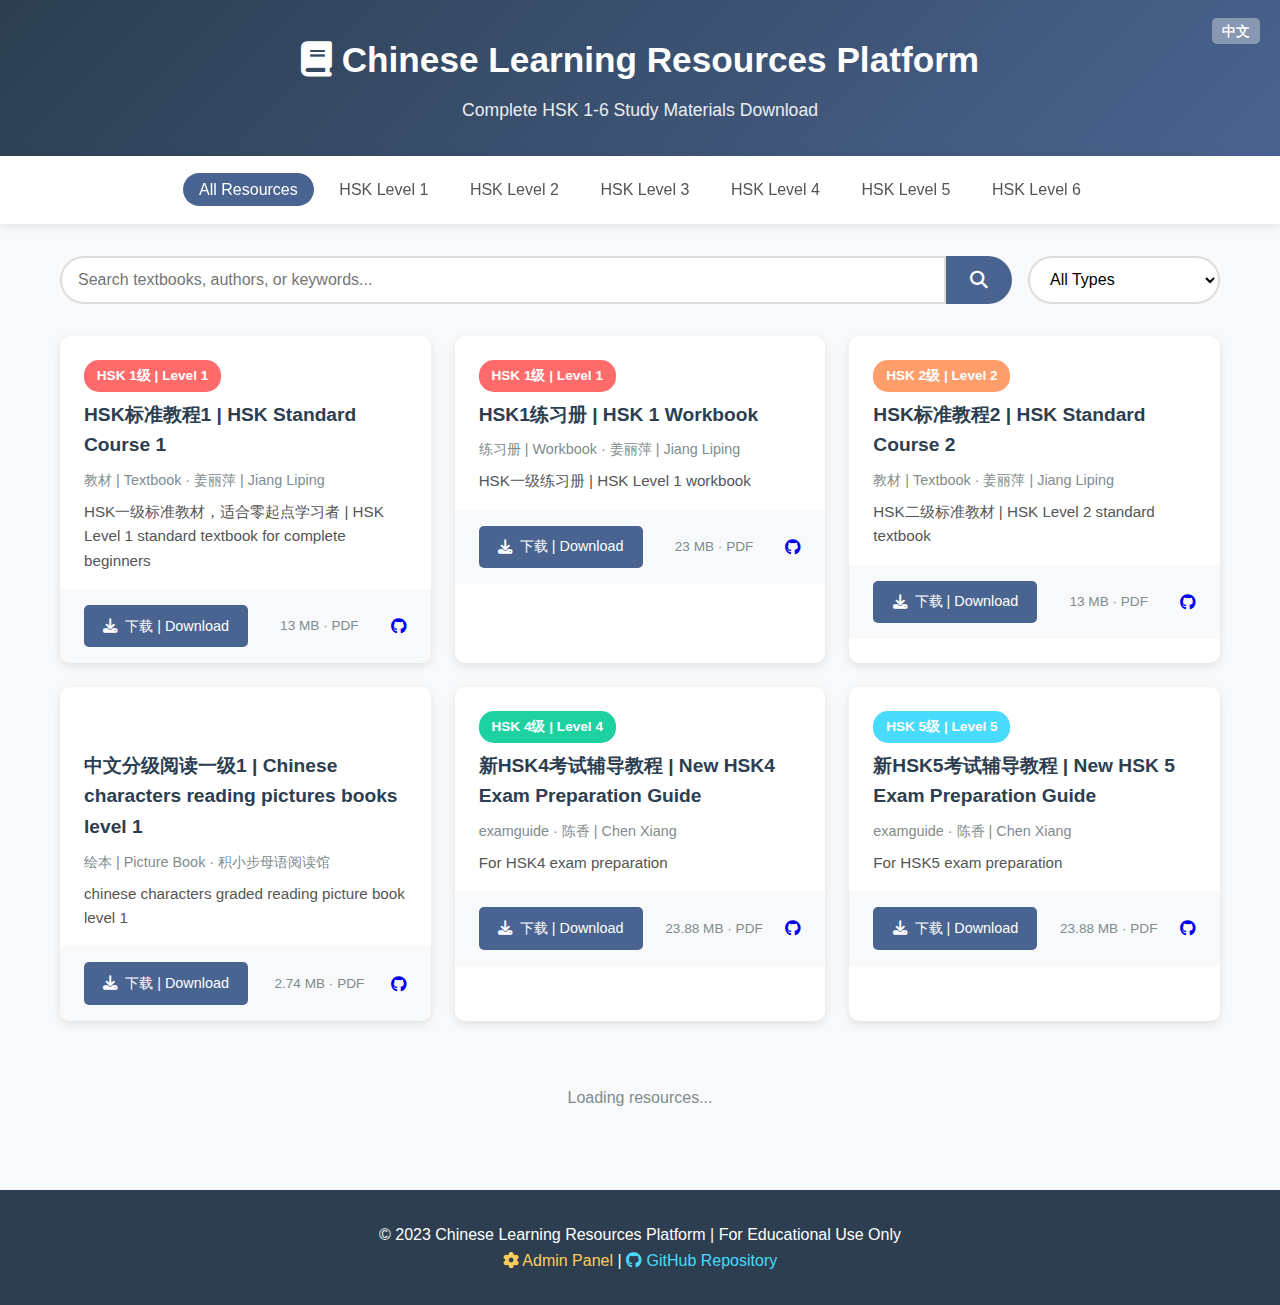
<file: index.html>
<div class="language-switch">
    <a href="index-zh.html" class="zh-link">中文</a>
</div>
<!DOCTYPE html>
<html lang="en">
<head>
    <meta charset="UTF-8">
    <meta name="viewport" content="width=device-width, initial-scale=1.0">
    <title>Chinese Learning Resources - HSK 1-6 Materials</title>
    <link rel="stylesheet" href="style.css">
    <link rel="stylesheet" href="https://cdnjs.cloudflare.com/ajax/libs/font-awesome/6.4.0/css/all.min.css">
    <style>
        /* 添加一些额外的英文样式 */
        .language-switch {
            position: absolute;
            top: 20px;
            right: 20px;
        }
        .language-switch a {
            color: white;
            text-decoration: none;
            background: rgba(255,255,255,0.2);
            padding: 5px 10px;
            border-radius: 5px;
            font-size: 0.9rem;
        }
        .language-switch a:hover {
            background: rgba(255,255,255,0.3);
        }
    </style>
</head>
<body>
    <header>
        <div class="container">
            <div class="language-switch">
                <a href="index-zh.html">中文</a>
            </div>
            <h1><i class="fas fa-book"></i> Chinese Learning Resources Platform</h1>
            <p>Complete HSK 1-6 Study Materials Download</p>
        </div>
    </header>

    <nav>
        <div class="container">
            <ul>
                <li><a href="#" class="active" data-level="all">All Resources</a></li>
                <li><a href="#" data-level="hsk1">HSK Level 1</a></li>
                <li><a href="#" data-level="hsk2">HSK Level 2</a></li>
                <li><a href="#" data-level="hsk3">HSK Level 3</a></li>
                <li><a href="#" data-level="hsk4">HSK Level 4</a></li>
                <li><a href="#" data-level="hsk5">HSK Level 5</a></li>
                <li><a href="#" data-level="hsk6">HSK Level 6</a></li>
            </ul>
        </div>
    </nav>

    <main class="container">
        <section class="search-section">
            <div class="search-box">
                <input type="text" id="searchInput" placeholder="Search textbooks, authors, or keywords...">
                <button id="searchBtn"><i class="fas fa-search"></i></button>
            </div>
            <div class="filter-options">
                <select id="typeFilter">
                    <option value="all">All Types</option>
                    <option value="textbook">Textbook</option>
                    <option value="workbook">Workbook</option>
                    <option value="audio">Audio</option>
                    <option value="video">Video</option>
                    <option value="exam">Practice Tests</option>
                </select>
            </div>
        </section>

        <section class="resources-section">
            <div class="resources-grid" id="resourcesGrid">
                <!-- Resources will be loaded by JavaScript -->
            </div>
            <div class="loading" id="loading">Loading resources...</div>
        </section>
    </main>

    <footer>
        <div class="container">
            <p>© 2023 Chinese Learning Resources Platform | For Educational Use Only</p>
            <p>
                <a href="admin.html" class="admin-link"><i class="fas fa-cog"></i> Admin Panel</a> | 
                <a href="https://github.com/yourusername/chinese-learning-resources" target="_blank"><i class="fab fa-github"></i> GitHub Repository</a>
            </p>
        </div>
    </footer>

    <script src="script.js"></script>
    <script>
        // 覆盖一些文本为英文
        document.addEventListener('DOMContentLoaded', function() {
            // 修改加载中的文本
            document.getElementById('loading').textContent = 'Loading resources...';
            
            // 更新资源类型映射
            window.getTypeText = function(type) {
                const typeMap = {
                    'textbook': 'Textbook',
                    'workbook': 'Workbook',
                    'audio': 'Audio',
                    'video': 'Video',
                    'exam': 'Practice Test'
                };
                return typeMap[type] || type;
            };
            
            // 更新模拟数据为英文描述
            window.resourcesData = [
                {
                    id: 1,
                    title: "HSK Standard Course 1",
                    author: "Jiang Liping",
                    level: "hsk1",
                    type: "textbook",
                    description: "HSK Level 1 standard textbook for complete beginners",
                    fileSize: "25.4 MB",
                    fileType: "PDF",
                    downloadUrl: "https://raw.githubusercontent.com/yourusername/chinese-learning-resources/main/hsk1/textbook.pdf",
                    githubUrl: "https://github.com/yourusername/chinese-learning-resources/blob/main/hsk1/textbook.pdf"
                },
                {
                    id: 2,
                    title: "HSK 1 Workbook",
                    author: "Jiang Liping",
                    level: "hsk1",
                    type: "workbook",
                    description: "Workbook to accompany HSK Standard Course 1",
                    fileSize: "18.7 MB",
                    fileType: "PDF",
                    downloadUrl: "https://raw.githubusercontent.com/yourusername/chinese-learning-resources/main/hsk1/workbook.pdf",
                    githubUrl: "https://github.com/yourusername/chinese-learning-resources/blob/main/hsk1/workbook.pdf"
                },
                {
                    id: 3,
                    title: "HSK Standard Course 2",
                    author: "Jiang Liping",
                    level: "hsk2",
                    type: "textbook",
                    description: "HSK Level 2 standard textbook",
                    fileSize: "32.1 MB",
                    fileType: "PDF",
                    downloadUrl: "https://raw.githubusercontent.com/yourusername/chinese-learning-resources/main/hsk2/textbook.pdf",
                    githubUrl: "https://github.com/yourusername/chinese-learning-resources/blob/main/hsk2/textbook.pdf"
                },
                {
                    id: 4,
                    title: "HSK 3 Listening Audio",
                    author: "Hanban",
                    level: "hsk3",
                    type: "audio",
                    description: "Audio materials for HSK Level 3 listening section",
                    fileSize: "45.3 MB",
                    fileType: "MP3",
                    downloadUrl: "https://raw.githubusercontent.com/yourusername/chinese-learning-resources/main/hsk3/audio.zip",
                    githubUrl: "https://github.com/yourusername/chinese-learning-resources/blob/main/hsk3/audio.zip"
                },
                {
                    id: 5,
                    title: "HSK 4 Mock Tests",
                    author: "Hanban",
                    level: "hsk4",
                    type: "exam",
                    description: "Full-length practice tests for HSK Level 4",
                    fileSize: "12.8 MB",
                    fileType: "PDF",
                    downloadUrl: "https://raw.githubusercontent.com/yourusername/chinese-learning-resources/main/hsk4/mock-exam.pdf",
                    githubUrl: "https://github.com/yourusername/chinese-learning-resources/blob/main/hsk4/mock-exam.pdf"
                },
                {
                    id: 6,
                    title: "HSK 5 Advanced Course",
                    author: "Liu Xun",
                    level: "hsk5",
                    type: "textbook",
                    description: "Advanced Chinese textbook for HSK Level 5",
                    fileSize: "38.9 MB",
                    fileType: "PDF",
                    downloadUrl: "https://raw.githubusercontent.com/yourusername/chinese-learning-resources/main/hsk5/advanced-textbook.pdf",
                    githubUrl: "https://github.com/yourusername/chinese-learning-resources/blob/main/hsk5/advanced-textbook.pdf"
                },
                {
                    id: 7,
                    title: "HSK 6 Master Reading",
                    author: "Wang Huan",
                    level: "hsk6",
                    type: "textbook",
                    description: "Advanced reading materials for HSK Level 6",
                    fileSize: "41.2 MB",
                    fileType: "PDF",
                    downloadUrl: "https://raw.githubusercontent.com/yourusername/chinese-learning-resources/main/hsk6/reading.pdf",
                    githubUrl: "https://github.com/yourusername/chinese-learning-resources/blob/main/hsk6/reading.pdf"
                }
            ];
        });
    </script>
</body>
</html>
</file>
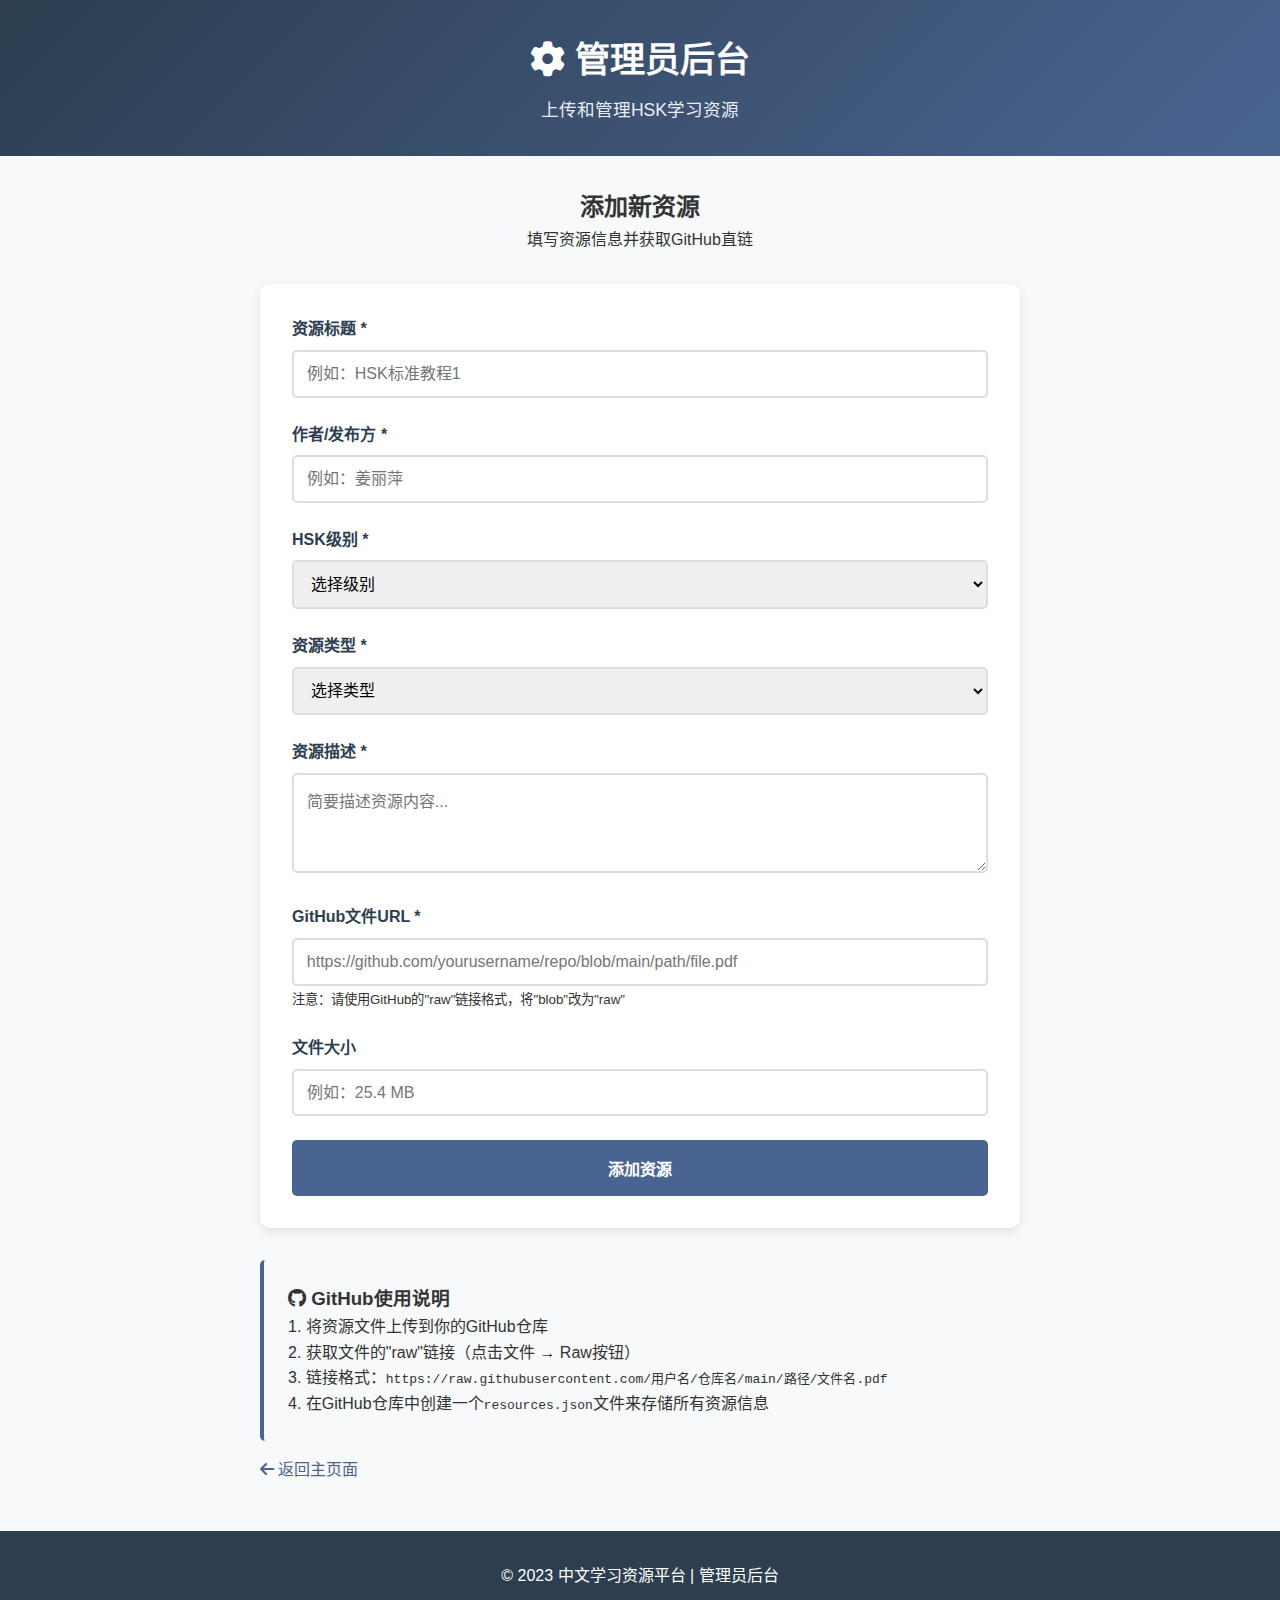
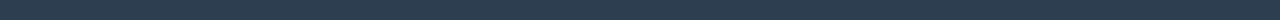
<file: admin.html>
<!DOCTYPE html>
<html lang="zh-CN">
<head>
    <meta charset="UTF-8">
    <meta name="viewport" content="width=device-width, initial-scale=1.0">
    <title>管理员后台 - 中文学习资源平台</title>
    <link rel="stylesheet" href="style.css">
    <link rel="stylesheet" href="https://cdnjs.cloudflare.com/ajax/libs/font-awesome/6.4.0/css/all.min.css">
    <style>
        .admin-container {
            max-width: 800px;
            margin: 2rem auto;
            padding: 0 20px;
        }
        
        .admin-header {
            text-align: center;
            margin-bottom: 2rem;
        }
        
        .admin-form {
            background: white;
            padding: 2rem;
            border-radius: 10px;
            box-shadow: 0 3px 10px rgba(0,0,0,0.1);
        }
        
        .form-group {
            margin-bottom: 1.5rem;
        }
        
        .form-group label {
            display: block;
            margin-bottom: 0.5rem;
            font-weight: 600;
            color: #2c3e50;
        }
        
        .form-group input, 
        .form-group select, 
        .form-group textarea {
            width: 100%;
            padding: 0.8rem;
            border: 2px solid #ddd;
            border-radius: 5px;
            font-size: 1rem;
            font-family: inherit;
        }
        
        .form-group textarea {
            min-height: 100px;
            resize: vertical;
        }
        
        .submit-btn {
            background-color: #4a6491;
            color: white;
            border: none;
            padding: 1rem 2rem;
            border-radius: 5px;
            cursor: pointer;
            font-size: 1rem;
            font-weight: 600;
            width: 100%;
            transition: background-color 0.3s;
        }
        
        .submit-btn:hover {
            background-color: #2c3e50;
        }
        
        .github-info {
            background-color: #f8f9fa;
            padding: 1.5rem;
            border-radius: 5px;
            margin-top: 2rem;
            border-left: 4px solid #4a6491;
        }
        
        .back-link {
            display: inline-block;
            margin-top: 1rem;
            color: #4a6491;
            text-decoration: none;
        }
        
        .back-link:hover {
            text-decoration: underline;
        }
    </style>
</head>
<body>
    <header>
        <div class="container">
            <h1><i class="fas fa-cog"></i> 管理员后台</h1>
            <p>上传和管理HSK学习资源</p>
        </div>
    </header>

    <main class="admin-container">
        <div class="admin-header">
            <h2>添加新资源</h2>
            <p>填写资源信息并获取GitHub直链</p>
        </div>
        
        <form class="admin-form" id="resourceForm">
            <div class="form-group">
                <label for="resourceTitle">资源标题 *</label>
                <input type="text" id="resourceTitle" required placeholder="例如：HSK标准教程1">
            </div>
            
            <div class="form-group">
                <label for="resourceAuthor">作者/发布方 *</label>
                <input type="text" id="resourceAuthor" required placeholder="例如：姜丽萍">
            </div>
            
            <div class="form-group">
                <label for="resourceLevel">HSK级别 *</label>
                <select id="resourceLevel" required>
                    <option value="">选择级别</option>
                    <option value="hsk1">HSK 1级</option>
                    <option value="hsk2">HSK 2级</option>
                    <option value="hsk3">HSK 3级</option>
                    <option value="hsk4">HSK 4级</option>
                    <option value="hsk5">HSK 5级</option>
                    <option value="hsk6">HSK 6级</option>
                </select>
            </div>
            
            <div class="form-group">
                <label for="resourceType">资源类型 *</label>
                <select id="resourceType" required>
                    <option value="">选择类型</option>
                    <option value="textbook">教材</option>
                    <option value="workbook">练习册</option>
                    <option value="audio">音频</option>
                    <option value="video">视频</option>
                    <option value="exam">模拟试题</option>
                </select>
            </div>
            
            <div class="form-group">
                <label for="resourceDescription">资源描述 *</label>
                <textarea id="resourceDescription" required placeholder="简要描述资源内容..."></textarea>
            </div>
            
            <div class="form-group">
                <label for="githubUrl">GitHub文件URL *</label>
                <input type="url" id="githubUrl" required placeholder="https://github.com/yourusername/repo/blob/main/path/file.pdf">
                <small>注意：请使用GitHub的"raw"链接格式，将"blob"改为"raw"</small>
            </div>
            
            <div class="form-group">
                <label for="fileSize">文件大小</label>
                <input type="text" id="fileSize" placeholder="例如：25.4 MB">
            </div>
            
            <button type="submit" class="submit-btn">添加资源</button>
        </form>
        
        <div class="github-info">
            <h3><i class="fab fa-github"></i> GitHub使用说明</h3>
            <p>1. 将资源文件上传到你的GitHub仓库</p>
            <p>2. 获取文件的"raw"链接（点击文件 → Raw按钮）</p>
            <p>3. 链接格式：<code>https://raw.githubusercontent.com/用户名/仓库名/main/路径/文件名.pdf</code></p>
            <p>4. 在GitHub仓库中创建一个<code>resources.json</code>文件来存储所有资源信息</p>
        </div>
        
        <a href="index.html" class="back-link"><i class="fas fa-arrow-left"></i> 返回主页面</a>
    </main>

    <footer>
        <div class="container">
            <p>© 2023 中文学习资源平台 | 管理员后台</p>
        </div>
    </footer>

    <script>
        document.getElementById('resourceForm').addEventListener('submit', function(e) {
            e.preventDefault();
            
            // 获取表单数据
            const resourceData = {
                title: document.getElementById('resourceTitle').value,
                author: document.getElementById('resourceAuthor').value,
                level: document.getElementById('resourceLevel').value,
                type: document.getElementById('resourceType').value,
                description: document.getElementById('resourceDescription').value,
                githubUrl: document.getElementById('githubUrl').value,
                fileSize: document.getElementById('fileSize').value || '未知大小',
                fileType: getFileType(document.getElementById('githubUrl').value)
            };
            
            // 转换为下载链接（将blob改为raw）
            let downloadUrl = resourceData.githubUrl;
            if (downloadUrl.includes('github.com') && downloadUrl.includes('blob')) {
                downloadUrl = downloadUrl.replace('blob', 'raw');
            }
            resourceData.downloadUrl = downloadUrl;
            
            // 这里实际应该将数据保存到GitHub的resources.json文件中
            // 暂时只显示成功消息
            alert('资源信息已准备！\n\n实际部署时，需要将此数据添加到GitHub仓库的resources.json文件中。\n\n建议使用GitHub API或GitHub Pages自动更新。');
            
            // 清空表单
            this.reset();
        });
        
        function getFileType(url) {
            const ext = url.split('.').pop().toLowerCase();
            const typeMap = {
                'pdf': 'PDF',
                'mp3': 'MP3',
                'mp4': 'MP4',
                'zip': 'ZIP',
                'doc': 'DOC',
                'docx': 'DOCX'
            };
            return typeMap[ext] || ext.toUpperCase();
        }
    </script>
</body>
</html>
</file>
<file: style.css>
* {
    margin: 0;
    padding: 0;
    box-sizing: border-box;
}

body {
    font-family: 'Segoe UI', 'Microsoft YaHei', sans-serif;
    line-height: 1.6;
    color: #333;
    background-color: #f8f9fa;
}

.container {
    width: 100%;
    max-width: 1200px;
    margin: 0 auto;
    padding: 0 20px;
}

/* 头部样式 */
header {
    background: linear-gradient(135deg, #2c3e50, #4a6491);
    color: white;
    padding: 2rem 0;
    text-align: center;
}

header h1 {
    font-size: 2.2rem;
    margin-bottom: 0.5rem;
}

header p {
    font-size: 1.1rem;
    opacity: 0.9;
}

/* 导航样式 */
nav {
    background-color: #fff;
    box-shadow: 0 2px 10px rgba(0,0,0,0.1);
    position: sticky;
    top: 0;
    z-index: 100;
}

nav ul {
    display: flex;
    flex-wrap: wrap;
    list-style: none;
    justify-content: center;
    padding: 1rem 0;
}

nav li {
    margin: 0.3rem;
}

nav a {
    text-decoration: none;
    color: #555;
    padding: 0.5rem 1rem;
    border-radius: 20px;
    transition: all 0.3s ease;
    font-weight: 500;
}

nav a:hover, nav a.active {
    background-color: #4a6491;
    color: white;
}

/* 搜索区域 */
.search-section {
    display: flex;
    flex-wrap: wrap;
    justify-content: space-between;
    align-items: center;
    margin: 2rem 0;
    gap: 1rem;
}

.search-box {
    flex: 1;
    min-width: 300px;
    display: flex;
}

.search-box input {
    flex: 1;
    padding: 0.8rem 1rem;
    border: 2px solid #ddd;
    border-radius: 25px 0 0 25px;
    font-size: 1rem;
    outline: none;
    transition: border-color 0.3s;
}

.search-box input:focus {
    border-color: #4a6491;
}

.search-box button {
    background-color: #4a6491;
    color: white;
    border: none;
    padding: 0 1.5rem;
    border-radius: 0 25px 25px 0;
    cursor: pointer;
    font-size: 1.1rem;
    transition: background-color 0.3s;
}

.search-box button:hover {
    background-color: #2c3e50;
}

.filter-options select {
    padding: 0.8rem 1rem;
    border: 2px solid #ddd;
    border-radius: 25px;
    font-size: 1rem;
    background-color: white;
    cursor: pointer;
    outline: none;
}

/* 资源网格 */
.resources-grid {
    display: grid;
    grid-template-columns: repeat(auto-fill, minmax(300px, 1fr));
    gap: 1.5rem;
    margin-bottom: 2rem;
}

.resource-card {
    background: white;
    border-radius: 10px;
    overflow: hidden;
    box-shadow: 0 3px 10px rgba(0,0,0,0.1);
    transition: transform 0.3s, box-shadow 0.3s;
}

.resource-card:hover {
    transform: translateY(-5px);
    box-shadow: 0 5px 15px rgba(0,0,0,0.15);
}

.card-header {
    padding: 1.5rem 1.5rem 0.5rem;
}

.level-badge {
    display: inline-block;
    padding: 0.3rem 0.8rem;
    border-radius: 15px;
    font-size: 0.85rem;
    font-weight: bold;
    color: white;
    margin-bottom: 0.5rem;
}

.hsk1 { background-color: #ff6b6b; }
.hsk2 { background-color: #ff9e6b; }
.hsk3 { background-color: #ffcc5c; }
.hsk4 { background-color: #1dd1a1; }
.hsk5 { background-color: #48dbfb; }
.hsk6 { background-color: #5f27cd; }

.card-header h3 {
    font-size: 1.2rem;
    margin-bottom: 0.5rem;
    color: #2c3e50;
}

.type {
    color: #7f8c8d;
    font-size: 0.9rem;
}

.card-body {
    padding: 0 1.5rem 1rem;
    color: #555;
    font-size: 0.95rem;
}

.card-footer {
    padding: 1rem 1.5rem;
    background-color: #f8f9fa;
    display: flex;
    justify-content: space-between;
    align-items: center;
}

.download-btn {
    background-color: #4a6491;
    color: white;
    border: none;
    padding: 0.6rem 1.2rem;
    border-radius: 5px;
    cursor: pointer;
    text-decoration: none;
    font-size: 0.9rem;
    transition: background-color 0.3s;
    display: inline-flex;
    align-items: center;
    gap: 0.5rem;
}

.download-btn:hover {
    background-color: #2c3e50;
}

.file-info {
    color: #7f8c8d;
    font-size: 0.85rem;
}

.loading {
    text-align: center;
    padding: 2rem;
    color: #7f8c8d;
}

/* 页脚 */
footer {
    background-color: #2c3e50;
    color: white;
    text-align: center;
    padding: 2rem 0;
    margin-top: 3rem;
}

footer a {
    color: #48dbfb;
    text-decoration: none;
}

footer a:hover {
    text-decoration: underline;
}

.admin-link {
    color: #ffcc5c !important;
}

/* 响应式设计 */
@media (max-width: 768px) {
    header h1 {
        font-size: 1.8rem;
    }
    
    nav ul {
        justify-content: flex-start;
        overflow-x: auto;
        padding-bottom: 0.5rem;
    }
    
    .resources-grid {
        grid-template-columns: 1fr;
    }
    
    .search-section {
        flex-direction: column;
        align-items: stretch;
    }
    
    .search-box {
        min-width: 100%;
    }
}
</file>
